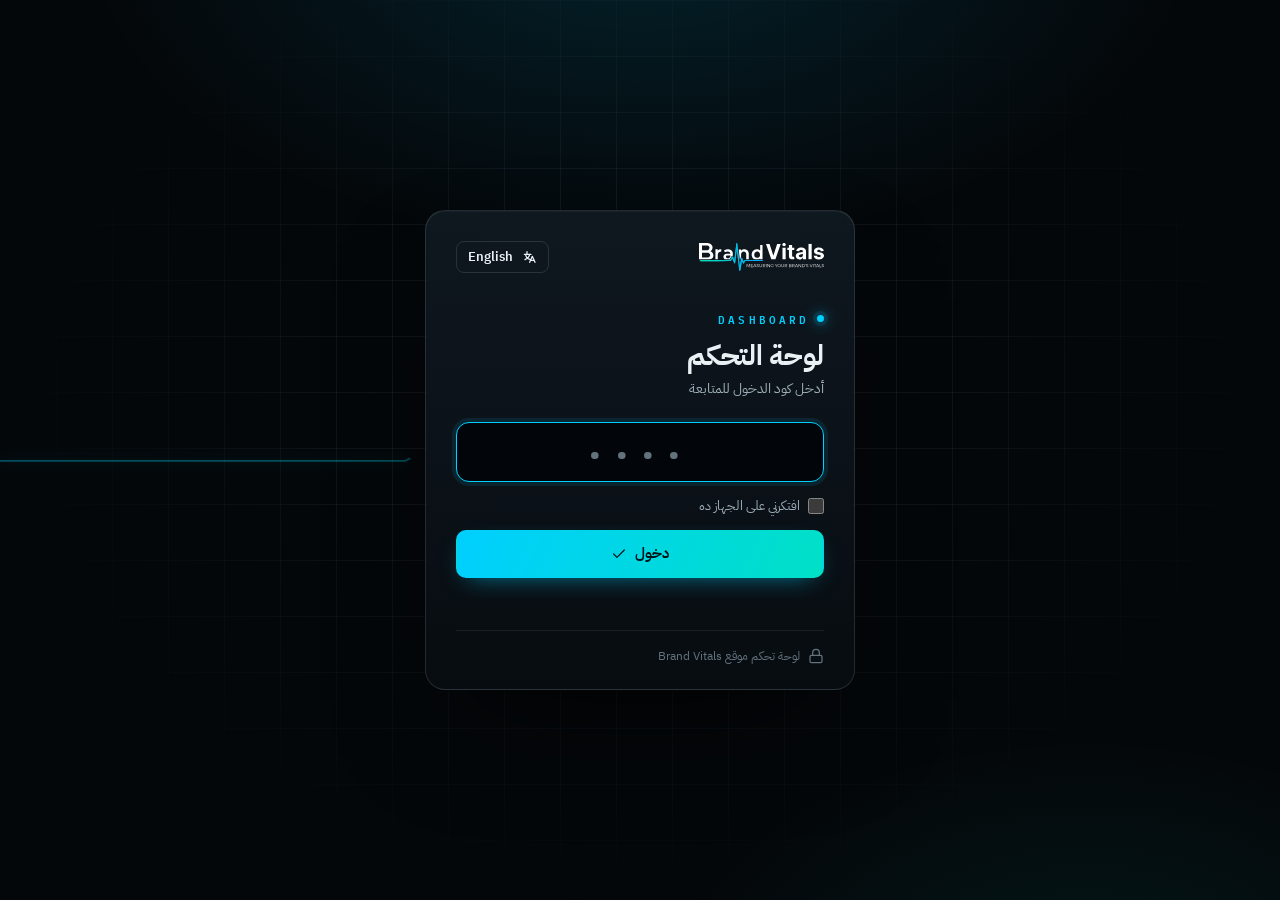
<file: dashboard.html>
<!DOCTYPE html>
<html lang="ar" dir="rtl">
<head>
  <meta charset="UTF-8">
  <meta name="viewport" content="width=device-width, initial-scale=1.0">
  <meta name="robots" content="noindex, nofollow">
  <meta name="theme-color" content="#05080B">
  <title>لوحة التحكم | Brand Vitals</title>
  <link rel="icon" type="image/png" href="assets/img/favicon.png">
  <link rel="preconnect" href="https://fonts.googleapis.com">
  <link rel="preconnect" href="https://fonts.gstatic.com" crossorigin>
  <link href="https://fonts.googleapis.com/css2?family=IBM+Plex+Sans+Arabic:wght@400;500;600;700&family=Inter:wght@400;500;600;700&family=IBM+Plex+Mono:wght@400;500;600&display=swap" rel="stylesheet">
  <link rel="stylesheet" href="assets/css/dashboard.css">
</head>
<body>
  <div id="login" class="login" hidden></div>
  <div id="app" class="app" hidden></div>
  <div id="modal-root"></div>
  <div id="toasts" class="toasts" aria-live="polite"></div>
  <noscript><p style="padding:2rem;color:#fff">لوحة التحكم محتاجة JavaScript. Please enable JavaScript.</p></noscript>
  <script src="assets/js/dashboard.js" defer></script>
</body>
</html>
</file>
<file: assets/css/dashboard.css>
/* ==========================================================================
   BRAND VITALS · Dashboard (CMS) styles
   Mission-control interface: near-black panels, hairlines, cyan signal.
   ========================================================================== */
:root {
  --bg: #04070A;
  --panel: #090F14;
  --panel-2: #0C141A;
  --raise: #111B23;
  --raise-2: #16232D;
  --line: rgba(214, 236, 245, 0.075);
  --line-2: rgba(214, 236, 245, 0.13);
  --line-3: rgba(214, 236, 245, 0.22);
  --text: #E9F1F5;
  --text-2: #9DAEB9;
  --text-3: #62737E;
  --accent: #00CFFF;
  --accent-2: #00E0C6;
  --ink: #02141B;
  --accent-soft: rgba(0, 207, 255, 0.1);
  --accent-line: rgba(0, 207, 255, 0.35);
  --danger: #FF6B78;
  --warn: #FFBE5C;
  --ok: #35DFA0;
  --grad: linear-gradient(115deg, var(--accent), var(--accent-2));
  --font: "IBM Plex Sans Arabic", "Inter", system-ui, sans-serif;
  --font-en: "Inter", "IBM Plex Sans Arabic", system-ui, sans-serif;
  --mono: "IBM Plex Mono", ui-monospace, "SFMono-Regular", Menlo, monospace;
  --top: 58px;
  --rail: 82px;
  --panel-w: 500px;
  --ease: cubic-bezier(0.16, 1, 0.3, 1);
  color-scheme: dark;
}

*, *::before, *::after { box-sizing: border-box; }
html, body { height: 100%; }
body {
  margin: 0;
  background: var(--bg);
  color: var(--text);
  font: 14px/1.55 var(--font);
  -webkit-font-smoothing: antialiased;
  overflow: hidden;
}
html[lang="en"] body { font-family: var(--font-en); }
button, input, textarea, select { font: inherit; color: inherit; }
button { cursor: pointer; }
a { color: inherit; }
[hidden] { display: none !important; }
code { font-family: var(--mono); }
::selection { background: var(--accent); color: var(--ink); }
:focus-visible { outline: 2px solid var(--accent); outline-offset: 2px; }
::-webkit-scrollbar { width: 10px; height: 10px; }
::-webkit-scrollbar-thumb { background: rgba(214, 236, 245, 0.12); border-radius: 10px; border: 2px solid transparent; background-clip: padding-box; }
::-webkit-scrollbar-thumb:hover { background-color: rgba(214, 236, 245, 0.22); }
::-webkit-scrollbar-track { background: transparent; }

.ico { display: inline-grid; place-items: center; width: 16px; height: 16px; flex: none; }
.ico svg { width: 100%; height: 100%; display: block; }
.muted { color: var(--text-2); margin: 0; }
.small { font-size: 12.5px; }

/* ---------- buttons ---------- */
.btn {
  display: inline-flex; align-items: center; justify-content: center; gap: 8px;
  height: 38px; padding: 0 15px; border-radius: 10px;
  border: 1px solid var(--line-2); background: var(--raise); color: var(--text);
  font-weight: 600; font-size: 13px; white-space: nowrap; text-decoration: none;
  transition: background 0.18s, border-color 0.18s, color 0.18s, transform 0.18s, box-shadow 0.18s;
}
.btn:hover { background: var(--raise-2); border-color: var(--line-3); }
.btn:active { transform: translateY(1px); }
.btn:disabled { opacity: 0.45; pointer-events: none; }
.btn--sm { height: 32px; padding: 0 11px; font-size: 12.5px; border-radius: 8px; }
.btn--ghost { background: transparent; }
.btn--primary { background: var(--grad); color: var(--ink); border-color: transparent; box-shadow: 0 8px 26px -12px rgba(0, 207, 255, 0.7); }
.btn--primary:hover { background: var(--grad); filter: brightness(1.07); border-color: transparent; }
.btn--danger { color: var(--danger); }
.btn--danger:hover { border-color: rgba(255, 107, 120, 0.45); background: rgba(255, 107, 120, 0.08); }
.btn--block { width: 100%; height: 48px; font-size: 15px; }

.cb {
  width: 30px; height: 30px; display: inline-grid; place-items: center; flex: none;
  border-radius: 8px; border: 1px solid transparent; background: none; color: var(--text-3);
  text-decoration: none; transition: background 0.15s, color 0.15s, border-color 0.15s;
}
.cb .ico { width: 15px; height: 15px; }
.cb:hover { color: var(--text); background: var(--raise-2); border-color: var(--line-2); }
.cb--danger:hover { color: var(--danger); }
.cb:disabled { opacity: 0.28; pointer-events: none; }
.cb--lg { width: 36px; height: 36px; }
.cb--lg .ico { width: 17px; height: 17px; }

.row { display: flex; flex-wrap: wrap; align-items: center; gap: 8px; }
.row > .inp { flex: 1; min-width: 160px; }
.row--end { justify-content: flex-end; }
.grid2 { display: grid; grid-template-columns: 1fr 1fr; gap: 12px; }
.grid3 { display: grid; grid-template-columns: repeat(3, 1fr); gap: 12px; }

/* Single-column grids must never grow past their container. */
.panel__inner, .regions, .rg__body, .it__body, .lst, .grp, .fld, .card__body, .pbar, .mdl__body, .codebar, .sub, .thumb__side { grid-template-columns: minmax(0, 1fr); }
select.inp { min-width: 0; text-overflow: ellipsis; }

/* ---------- inputs ---------- */
.inp {
  width: 100%; min-height: 38px; padding: 8px 11px;
  background: #03060A; border: 1px solid var(--line-2); border-radius: 9px;
  outline: none; transition: border-color 0.15s, box-shadow 0.15s, background 0.15s;
  line-height: 1.5;
}
.inp::placeholder { color: var(--text-3); }
.inp:hover { border-color: var(--line-3); }
.inp:focus { border-color: var(--accent); box-shadow: 0 0 0 3px var(--accent-soft); background: #02050A; }
textarea.inp { resize: vertical; min-height: 38px; max-height: 360px; field-sizing: content; }
.inp--mono { font-family: var(--mono); font-size: 12.5px; }
.inp.is-bad { border-color: var(--danger); box-shadow: 0 0 0 3px rgba(255, 107, 120, 0.12); }
.sel { appearance: none; padding-inline-end: 34px; background-image: url("data:image/svg+xml,%3Csvg xmlns='http://www.w3.org/2000/svg' viewBox='0 0 24 24' fill='none' stroke='%239DAEB9' stroke-width='2' stroke-linecap='round'%3E%3Cpath d='m6 9 6 6 6-6'/%3E%3C/svg%3E"); background-repeat: no-repeat; background-size: 16px; background-position: left 10px center; cursor: pointer; }
[dir="ltr"] .sel { background-position: right 10px center; }
.sel option { background: #0C141A; }
.chk { display: inline-flex; align-items: center; gap: 8px; color: var(--text-2); font-size: 13px; cursor: pointer; user-select: none; }
.chk input { width: 16px; height: 16px; accent-color: var(--accent); margin: 0; }
.chk--sm { font-size: 12px; }

/* ==========================================================================
   LOGIN
   ========================================================================== */
.login {
  position: fixed; inset: 0; z-index: 10;
  display: grid; place-items: center; padding: 24px; overflow: auto;
  background:
    radial-gradient(900px 520px at 50% -8%, rgba(0, 207, 255, 0.13), transparent 62%),
    radial-gradient(700px 420px at 85% 110%, rgba(0, 224, 198, 0.08), transparent 60%),
    var(--bg);
}
.login__grid {
  position: absolute; inset: 0; pointer-events: none;
  background-image: linear-gradient(var(--line) 1px, transparent 1px), linear-gradient(90deg, var(--line) 1px, transparent 1px);
  background-size: 56px 56px;
  -webkit-mask-image: radial-gradient(ellipse at 50% 45%, #000 20%, transparent 72%);
  mask-image: radial-gradient(ellipse at 50% 45%, #000 20%, transparent 72%);
}
.login__ecg { position: absolute; inset-inline: 0; top: 50%; height: 130px; transform: translateY(-50%); opacity: 0.35; pointer-events: none; direction: ltr; }
.login__ecg svg { width: 100%; height: 100%; display: block; }
.login__ecg path { fill: none; stroke: url(#lgE); stroke-width: 1.6; vector-effect: non-scaling-stroke; stroke-dasharray: 260 1000; stroke-dashoffset: 1260; animation: ecg 3.6s linear infinite; filter: drop-shadow(0 0 6px rgba(0, 207, 255, 0.6)); }
@keyframes ecg { to { stroke-dashoffset: 0; } }
.login__card {
  position: relative; width: min(430px, 100%);
  padding: 30px 30px 24px; border-radius: 20px;
  background: linear-gradient(180deg, rgba(17, 27, 35, 0.86), rgba(8, 13, 18, 0.94));
  border: 1px solid var(--line-2);
  box-shadow: 0 50px 120px -40px rgba(0, 0, 0, 0.9), inset 0 1px 0 rgba(255, 255, 255, 0.04);
  -webkit-backdrop-filter: blur(14px); backdrop-filter: blur(14px);
  animation: rise 0.6s var(--ease) both;
}
@keyframes rise { from { opacity: 0; transform: translateY(14px) scale(0.985); } }
.login__top { display: flex; align-items: center; justify-content: space-between; gap: 12px; margin-bottom: 34px; }
.login__logo { height: 28px; width: auto; display: block; }
.login__kicker { font: 600 11px/1 var(--mono); letter-spacing: 0.28em; color: var(--accent); display: inline-flex; align-items: center; gap: 8px; }
.login__kicker::before { content: ""; width: 7px; height: 7px; border-radius: 50%; background: var(--accent); box-shadow: 0 0 0 4px var(--accent-soft), 0 0 14px var(--accent); animation: pulse 1.8s ease-in-out infinite; }
@keyframes pulse { 50% { opacity: 0.35; } }
.login h1 { margin: 12px 0 4px; font-size: 28px; line-height: 1.2; font-weight: 700; letter-spacing: -0.01em; }
.login .muted { margin-bottom: 22px; }
.login__form { display: grid; gap: 14px; }
.code-inp {
  width: 100%; height: 60px; padding: 0 16px; text-align: center; direction: ltr;
  font: 600 26px/1 var(--mono); letter-spacing: 0.55em;
  background: #02050A; border: 1px solid var(--line-2); border-radius: 13px; outline: none;
  transition: border-color 0.2s, box-shadow 0.2s;
}
.code-inp::placeholder { color: var(--text-3); letter-spacing: 0.4em; }
.code-inp:focus { border-color: var(--accent); box-shadow: 0 0 0 4px var(--accent-soft); }
.login.is-error .code-inp { border-color: var(--danger); animation: shake 0.42s; }
.login.is-ok .login__card { transition: opacity 0.28s, transform 0.28s; opacity: 0; transform: scale(0.98); }
@keyframes shake { 20%, 60% { transform: translateX(-7px); } 40%, 80% { transform: translateX(7px); } }
.login__err { margin: 0; min-height: 20px; color: var(--danger); font-size: 13px; text-align: center; }
.login__foot { margin: 18px 0 0; padding-top: 16px; border-top: 1px solid var(--line); display: flex; align-items: center; gap: 8px; color: var(--text-3); font-size: 12px; }

/* ==========================================================================
   APP LAYOUT
   ========================================================================== */
.app {
  display: grid;
  grid-template-columns: var(--rail) minmax(360px, var(--panel-w)) minmax(0, 1fr);
  grid-template-rows: var(--top) minmax(0, 1fr);
  height: 100vh; height: 100dvh;
}
.top {
  grid-column: 1 / -1;
  display: flex; align-items: center; gap: 14px; padding: 0 14px;
  background: rgba(7, 11, 15, 0.96); border-bottom: 1px solid var(--line);
  position: relative; z-index: 5;
}
.top::after { content: ""; position: absolute; inset-inline: 0; bottom: -1px; height: 1px; background: linear-gradient(90deg, transparent, var(--accent-line), transparent); opacity: 0.6; }
.top__brand { display: flex; align-items: center; gap: 12px; min-width: 0; }
.top__logo { height: 22px; width: auto; display: block; }
.top__sep { width: 1px; height: 20px; background: var(--line-2); }
.top__title { font-weight: 700; font-size: 14px; white-space: nowrap; }
.top__status { display: flex; align-items: center; gap: 10px; margin-inline-start: 10px; min-width: 0; }
.top__actions { display: flex; align-items: center; gap: 6px; margin-inline-start: auto; }
.pill { display: inline-flex; align-items: center; gap: 7px; height: 26px; padding: 0 10px; border-radius: 99px; font-size: 12px; border: 1px solid var(--line-2); color: var(--text-2); white-space: nowrap; }
.pill i { width: 7px; height: 7px; border-radius: 50%; background: currentColor; }
.pill--ok { color: var(--ok); border-color: rgba(53, 223, 160, 0.25); background: rgba(53, 223, 160, 0.06); }
.pill--warn { color: var(--warn); border-color: rgba(255, 190, 92, 0.25); background: rgba(255, 190, 92, 0.06); }
.top__dirty { font-size: 12.5px; color: var(--text-3); white-space: nowrap; }
.top__dirty.is-dirty { color: var(--text); }
.top__dirty.is-dirty::before { content: ""; display: inline-block; width: 7px; height: 7px; border-radius: 50%; background: var(--warn); margin-inline-end: 7px; box-shadow: 0 0 10px var(--warn); }
.btn--pub { height: 36px; padding: 0 16px; }
.btn--pub .ico { width: 17px; height: 17px; }
.pub-count { min-width: 20px; height: 20px; padding: 0 6px; border-radius: 99px; background: var(--ink); color: var(--accent); font: 600 11px/20px var(--mono); text-align: center; }
.pv-toggle { display: none; }

/* rail */
.rail {
  grid-row: 2; display: flex; flex-direction: column; gap: 4px; padding: 10px 8px;
  background: var(--panel); border-inline-end: 1px solid var(--line); overflow-y: auto;
}
.rail__btn {
  display: grid; justify-items: center; gap: 5px; padding: 11px 4px 9px;
  border: 0; border-radius: 11px; background: none; color: var(--text-3);
  font-size: 11.5px; font-weight: 500; line-height: 1.2; text-align: center;
  position: relative; transition: color 0.15s, background 0.15s;
}
.rail__btn .ico { width: 20px; height: 20px; }
.rail__btn:hover { color: var(--text); background: var(--raise); }
.rail__btn.is-active { color: var(--accent); background: var(--accent-soft); }
.rail__btn.is-active::before { content: ""; position: absolute; inset-inline-start: -8px; top: 12px; bottom: 12px; width: 3px; border-radius: 3px; background: var(--grad); }

/* panel */
.panel { grid-row: 2; overflow-y: auto; overflow-x: hidden; background: var(--panel); border-inline-end: 1px solid var(--line); scroll-behavior: smooth; }
.panel__inner { padding: 16px 16px 90px; display: grid; gap: 12px; align-content: start; }
.tabhead { padding: 6px 2px 6px; }
.tabhead h2 { margin: 0 0 4px; font-size: 20px; font-weight: 700; letter-spacing: -0.01em; }
.loadbox { display: flex; align-items: center; gap: 12px; padding: 28px 8px; color: var(--text-2); }
.spin { width: 18px; height: 18px; border-radius: 50%; border: 2px solid var(--line-2); border-top-color: var(--accent); animation: spin 0.8s linear infinite; flex: none; }
@keyframes spin { to { transform: rotate(360deg); } }

/* page bar */
.pbar { position: sticky; top: -16px; z-index: 3; margin: -16px -16px 0; padding: 14px 16px 12px; background: linear-gradient(180deg, var(--panel) 85%, rgba(9, 15, 20, 0)); display: grid; gap: 8px; }
.pbar__row { display: flex; align-items: center; gap: 6px; }
.pbar__sel { flex: 1; font-weight: 600; min-width: 0; }
.pbar__tools { display: flex; gap: 2px; }
.search { position: relative; flex: 1; display: block; }
.search .ico { position: absolute; inset-inline-start: 11px; top: 50%; transform: translateY(-50%); color: var(--text-3); pointer-events: none; }
.search__inp { padding-inline-start: 34px; }

/* regions */
.regions { display: grid; gap: 8px; }
.rg { border: 1px solid var(--line); border-radius: 13px; background: var(--panel-2); transition: border-color 0.2s; }
.rg[open] { border-color: var(--line-2); background: #0B1319; }
.rg > summary, .it > summary { list-style: none; cursor: pointer; user-select: none; }
.rg > summary::-webkit-details-marker, .it > summary::-webkit-details-marker { display: none; }
.rg__head { display: flex; align-items: center; gap: 10px; padding: 11px 10px 11px 12px; min-height: 54px; border-radius: 13px; }
.rg__head:hover { background: rgba(255, 255, 255, 0.015); }
.rg__chev, .it__chev { color: var(--text-3); transition: transform 0.2s var(--ease); display: inline-grid; }
.rg:not([open]) > summary .rg__chev, .it:not([open]) > summary .it__chev { transform: rotate(-90deg); }
[dir="rtl"] .rg:not([open]) > summary .rg__chev, [dir="rtl"] .it:not([open]) > summary .it__chev { transform: rotate(90deg); }
.rg__idx { font: 600 11px/1 var(--mono); color: var(--accent); min-width: 22px; display: inline-flex; justify-content: center; }
.rg__idx .ico { width: 14px; height: 14px; }
.rg__titles { display: grid; min-width: 0; flex: 1; gap: 1px; }
.rg__title { font-weight: 600; font-size: 14px; white-space: nowrap; overflow: hidden; text-overflow: ellipsis; }
.rg__sub { color: var(--text-3); font-size: 12px; white-space: nowrap; overflow: hidden; text-overflow: ellipsis; }
.rg__title, .rg__sub, .it__title, .pick__t span, .flist__name { unicode-bidi: plaintext; }
.rg__body { padding: 14px 14px 16px; border-top: 1px solid var(--line); display: grid; gap: 14px; }
.rg.is-hidden > summary .rg__title { color: var(--text-3); text-decoration: line-through; text-decoration-color: var(--line-3); }
.rg--shared { border-style: dashed; border-color: rgba(0, 207, 255, 0.2); }
.rg--seo .rg__idx { color: var(--accent-2); }
.ctrls { display: flex; align-items: center; gap: 1px; margin-inline-start: auto; opacity: 0.55; transition: opacity 0.15s; }
summary:hover .ctrls, summary:focus-within .ctrls, details[open] > summary .ctrls { opacity: 1; }
.badge { display: inline-flex; align-items: center; gap: 5px; height: 21px; padding: 0 8px; border-radius: 99px; font-size: 11px; font-weight: 600; white-space: nowrap; flex: none; }
.badge .ico { width: 12px; height: 12px; }
.badge--shared { color: var(--accent); background: var(--accent-soft); }
.badge--muted { color: var(--text-3); border: 1px solid var(--line-2); }
.badge--pend { color: var(--warn); background: rgba(255, 190, 92, 0.1); justify-self: start; }
.addsec {
  display: flex; align-items: center; justify-content: center; gap: 8px; height: 46px;
  border: 1px dashed var(--line-3); border-radius: 13px; background: none; color: var(--text-2); font-weight: 600;
  transition: color 0.15s, border-color 0.15s, background 0.15s;
}
.addsec:hover { color: var(--accent); border-color: var(--accent-line); background: var(--accent-soft); }

/* fields */
.fld { display: grid; gap: 6px; min-width: 0; border-radius: 10px; transition: box-shadow 0.3s, background 0.3s; }
.fld__head { display: flex; align-items: baseline; justify-content: space-between; gap: 10px; min-width: 0; }
.fld__label { font-size: 12.5px; font-weight: 600; color: var(--text-2); }
.fld__hint { font-size: 10.5px; color: var(--text-3); direction: ltr; white-space: nowrap; overflow: hidden; text-overflow: ellipsis; max-width: 55%; opacity: 0.8; }
.fld__msg { font-size: 12px; color: var(--danger); }
.fld__msg:empty { display: none; }
.fld.has-dash::after { content: attr(data-warn); font-size: 12px; color: var(--warn); }
.fld.is-flash { animation: flash 1.4s var(--ease); }
@keyframes flash { 0%, 40% { box-shadow: 0 0 0 3px var(--accent-line), 0 0 0 9px var(--accent-soft); background: rgba(0, 207, 255, 0.05); } 100% { box-shadow: 0 0 0 0 transparent; } }
.bi { display: grid; grid-template-columns: 34px minmax(0, 1fr); align-items: start; gap: 6px; }
.bi__tag { height: 38px; display: grid; place-items: center; border: 1px solid var(--line); border-radius: 8px; font: 600 11px/1 var(--mono); color: var(--text-3); background: rgba(255, 255, 255, 0.015); }
.bi__tag--both { font-size: 9.5px; letter-spacing: -0.02em; }
.cnt { font: 500 10.5px var(--mono); color: var(--text-3); white-space: nowrap; }
.cnt.is-over { color: var(--warn); }
.divider { display: flex; align-items: center; gap: 10px; font: 600 11px/1 var(--mono); letter-spacing: 0.12em; text-transform: uppercase; color: var(--text-3); }
.divider::after { content: ""; flex: 1; height: 1px; background: var(--line); }

.grp { display: grid; gap: 10px; padding: 10px 10px 12px; border: 1px dashed var(--line-2); border-radius: 11px; }
.grp__head { display: flex; align-items: center; gap: 6px; font: 600 10.5px/1 var(--mono); letter-spacing: 0.1em; text-transform: uppercase; color: var(--text-3); }
.grp__head .ico { width: 13px; height: 13px; }
.fld--link .inp { font-family: var(--mono); font-size: 12.5px; }

.lst { display: grid; gap: 6px; padding: 10px; border-radius: 12px; border: 1px solid var(--line); background: rgba(0, 207, 255, 0.022); }
.lst__head { display: flex; align-items: center; gap: 7px; font-size: 12px; font-weight: 600; color: var(--text-2); padding: 0 2px 2px; }
.lst__head .ico { width: 14px; height: 14px; color: var(--accent); }
.lst__n { margin-inline-start: auto; font: 600 11px var(--mono); color: var(--text-3); }
.it { border: 1px solid var(--line); border-radius: 10px; background: var(--panel); }
.it[open] { border-color: var(--line-2); }
.it__head { display: flex; align-items: center; gap: 8px; padding: 6px 6px 6px 10px; min-height: 42px; border-radius: 10px; }
.it__head:hover { background: rgba(255, 255, 255, 0.02); }
.it__chev .ico { width: 14px; height: 14px; }
.it__n { font: 600 10.5px var(--mono); color: var(--accent); }
.it__title { flex: 1; min-width: 0; overflow: hidden; text-overflow: ellipsis; white-space: nowrap; font-size: 13px; }
.it.is-hidden .it__title { color: var(--text-3); text-decoration: line-through; }
.it__body { display: grid; gap: 12px; padding: 12px 10px 12px; border-top: 1px solid var(--line); }
.it__head .cb { width: 27px; height: 27px; }

/* image field */
.thumb { display: grid; grid-template-columns: 92px minmax(0, 1fr); gap: 10px; align-items: start; }
.thumb__box { height: 70px; border-radius: 9px; border: 1px solid var(--line-2); display: grid; place-items: center; overflow: hidden; padding: 6px;
  background: repeating-conic-gradient(#0f1820 0% 25%, #0a1117 0% 50%) 50% / 14px 14px; }
.thumb__box.is-light { background: #eef2f5; }
.thumb__img { max-width: 100%; max-height: 100%; object-fit: contain; display: block; }
.thumb__side { display: grid; gap: 8px; min-width: 0; }
.thumb__side .inp { font-family: var(--mono); font-size: 12px; }
.thumb--logo { grid-template-columns: 140px minmax(0, 1fr); }
.thumb--logo .thumb__box { height: 64px; }
.upw { display: inline-flex; }
.sub { display: grid; gap: 5px; }
.sub__label { font-size: 11.5px; color: var(--text-3); }

/* search filtering */
.panel__inner.is-searching .fld:not(.is-match),
.panel__inner.is-searching .regions > details:not(.has-match),
.panel__inner.is-searching .it:not(.has-match),
.panel__inner.is-searching .lst:not(.has-match),
.panel__inner.is-searching .grp:not(.has-match),
.panel__inner.is-searching .addsec { display: none; }
.panel__inner.is-searching .fld.is-match .inp { border-color: var(--accent-line); }

/* cards (design / global / settings) */
.card { border: 1px solid var(--line); border-radius: 14px; background: var(--panel-2); overflow: hidden; }
.card__title { display: flex; align-items: center; gap: 9px; margin: 0; padding: 13px 14px; font-size: 14px; font-weight: 700; border-bottom: 1px solid var(--line); }
.card__title .ico { color: var(--accent); width: 17px; height: 17px; }
.card__body { padding: 14px; display: grid; gap: 14px; }
.subhead { font: 600 11px/1 var(--mono); letter-spacing: 0.12em; text-transform: uppercase; color: var(--text-3); margin-top: 2px; }
.note { display: flex; gap: 9px; align-items: flex-start; margin: 0; padding: 10px 12px; border-radius: 10px; background: var(--accent-soft); color: var(--text-2); font-size: 12.5px; border: 1px solid rgba(0, 207, 255, 0.14); }
.note .ico { color: var(--accent); margin-top: 2px; }
.note--warn { background: rgba(255, 190, 92, 0.06); border-color: rgba(255, 190, 92, 0.18); }
.note--warn .ico { color: var(--warn); }

.seg { display: inline-flex; align-items: center; gap: 2px; padding: 3px; border: 1px solid var(--line-2); border-radius: 10px; background: #03060A; }
.seg button { display: inline-flex; align-items: center; gap: 6px; height: 28px; min-width: 32px; padding: 0 9px; border: 0; border-radius: 7px; background: none; color: var(--text-3); font-size: 12.5px; font-weight: 600; justify-content: center; }
.seg button .ico { width: 15px; height: 15px; }
.seg button:hover { color: var(--text); }
.seg button.is-on { background: var(--raise-2); color: var(--text); box-shadow: inset 0 0 0 1px var(--line-2); }
.seg--wide { display: flex; }
.seg--wide button { flex: 1; height: 34px; }

.presets { display: flex; flex-wrap: wrap; gap: 6px; }
.preset { display: inline-flex; align-items: center; gap: 8px; height: 34px; padding: 0 12px 0 6px; border-radius: 99px; border: 1px solid var(--line-2); background: var(--raise); font-size: 12.5px; font-weight: 600; }
[dir="rtl"] .preset { padding: 0 6px 0 12px; }
.preset:hover { border-color: var(--line-3); background: var(--raise-2); }
.preset__sw { width: 22px; height: 22px; border-radius: 50%; box-shadow: inset 0 0 0 1px rgba(255, 255, 255, 0.15); }
.crows { display: grid; gap: 4px; }
.crow { display: grid; grid-template-columns: 40px minmax(0, 1fr) 100px; align-items: center; gap: 10px; padding: 6px; border-radius: 10px; cursor: pointer; }
.crow:hover { background: rgba(255, 255, 255, 0.02); }
.sw { width: 40px; height: 34px; padding: 0; border: 1px solid var(--line-2); border-radius: 8px; background: none; cursor: pointer; }
.sw::-webkit-color-swatch-wrapper { padding: 3px; }
.sw::-webkit-color-swatch { border: 0; border-radius: 5px; }
.crow__txt { display: grid; min-width: 0; }
.crow__label { font-size: 13px; font-weight: 500; }
.crow__var { font-size: 10.5px; color: var(--text-3); direction: ltr; text-align: start; }
.hex { text-transform: uppercase; text-align: center; min-height: 34px; }
.contrast { display: grid; gap: 6px; padding: 12px; border-radius: 11px; border: 1px solid var(--line); background: #03060A; }
.contrast__title { font: 600 11px/1 var(--mono); letter-spacing: 0.12em; text-transform: uppercase; color: var(--text-3); margin-bottom: 4px; }
.contrast__row { display: grid; grid-template-columns: 38px minmax(0, 1fr) auto; align-items: center; gap: 10px; font-size: 12.5px; color: var(--text-2); }
.contrast__demo { height: 26px; border-radius: 6px; display: grid; place-items: center; font-weight: 700; font-size: 13px; box-shadow: inset 0 0 0 1px rgba(255, 255, 255, 0.08); }
.contrast__v { font: 600 12px var(--mono); }
.contrast__v.is-ok { color: var(--ok); }
.contrast__v.is-mid { color: var(--warn); }
.contrast__v.is-bad { color: var(--danger); }
.fsample { padding: 10px 12px; border-radius: 9px; background: #03060A; border: 1px solid var(--line); font-size: 17px; line-height: 1.4; color: var(--text); }
.tokens { display: grid; grid-template-columns: 1fr 1fr; gap: 12px; }

/* global */
.fr-out { display: grid; gap: 4px; }
.fr-sum { font-size: 12.5px; color: var(--text-2); font-weight: 600; }
.fr-row { display: grid; grid-template-columns: minmax(0, 1fr) auto auto; gap: 10px; align-items: center; padding: 7px 10px; border-radius: 8px; background: #03060A; font-size: 12.5px; }
.fr-row code { font-size: 11px; color: var(--text-3); }
.fr-row b { font: 600 12px var(--mono); color: var(--accent); }

/* images */
.igrid { display: grid; grid-template-columns: repeat(auto-fill, minmax(200px, 1fr)); gap: 10px; }
.icard { border: 1px solid var(--line); border-radius: 12px; overflow: hidden; background: var(--panel-2); display: grid; }
.icard__img { height: 120px; display: grid; place-items: center; padding: 12px; background: repeating-conic-gradient(#0f1820 0% 25%, #0a1117 0% 50%) 50% / 16px 16px; border-bottom: 1px solid var(--line); }
.icard__img.is-light { background: #EEF2F5; }
.icard__img img { max-width: 100%; max-height: 100%; object-fit: contain; }
.icard__pdf { font: 700 20px var(--mono); color: var(--danger); }
.icard__body { padding: 10px; display: grid; gap: 6px; min-width: 0; }
.icard__src { font-size: 11.5px; overflow: hidden; text-overflow: ellipsis; white-space: nowrap; direction: ltr; text-align: start; }

/* code */
.codebar { display: grid; gap: 8px; }
.code { font-family: var(--mono); font-size: 12.5px; line-height: 1.6; tab-size: 2; white-space: pre; min-height: 320px; field-sizing: fixed; resize: vertical; max-height: none; }
.code--full { height: calc(100vh - 290px); min-height: 360px; }
.mdl .code { height: 56vh; }

/* settings */
.conn { display: flex; align-items: center; gap: 9px; padding: 10px 12px; border-radius: 10px; font-size: 13px; border: 1px solid var(--line-2); color: var(--text-2); }
.conn--ok { color: var(--ok); border-color: rgba(53, 223, 160, 0.25); background: rgba(53, 223, 160, 0.05); }
.conn--err { color: var(--danger); border-color: rgba(255, 107, 120, 0.25); background: rgba(255, 107, 120, 0.05); }
.steps { margin: 0; padding-inline-start: 20px; display: grid; gap: 8px; color: var(--text-2); font-size: 13px; }
.steps li::marker { color: var(--accent); font-family: var(--mono); font-weight: 600; }

/* ==========================================================================
   OVERVIEW + LEADS (full-width tabs, no site preview)
   ========================================================================== */
.app.is-wide { grid-template-columns: var(--rail) minmax(0, 1fr); }
.app.is-wide .stage, .app.is-wide .pv-toggle { display: none !important; }
.app.is-wide .panel__inner { max-width: 1240px; width: 100%; margin: 0 auto; padding: 22px 28px 90px; }
.rail__badge { position: absolute; top: 5px; inset-inline-end: 9px; min-width: 18px; height: 18px; padding: 0 5px; border-radius: 99px; background: var(--danger); color: #fff; font: 700 10.5px/18px var(--mono); text-align: center; }

.filters { display: flex; flex-wrap: wrap; align-items: center; gap: 8px; }
.filters--leads .search { min-width: 220px; }
.svc-sel { width: auto; min-width: 170px; }
.live { display: inline-flex; align-items: center; gap: 8px; height: 30px; padding: 0 12px; border-radius: 99px; border: 1px solid rgba(53, 223, 160, 0.25); background: rgba(53, 223, 160, 0.06); color: var(--ok); font-size: 12.5px; font-weight: 600; margin-inline-start: auto; }
.live i { width: 7px; height: 7px; border-radius: 50%; background: var(--ok); box-shadow: 0 0 0 0 rgba(53, 223, 160, 0.6); animation: live 1.8s infinite; }
@keyframes live { 70% { box-shadow: 0 0 0 8px rgba(53, 223, 160, 0); } 100% { box-shadow: 0 0 0 0 rgba(53, 223, 160, 0); } }

.kpis { display: grid; grid-template-columns: repeat(auto-fit, minmax(170px, 1fr)); gap: 10px; }
.kpi { display: grid; gap: 4px; align-content: start; text-align: start; padding: 14px 16px; border-radius: 13px; border: 1px solid var(--line); background: var(--panel-2); color: var(--text); font: inherit; }
.kpi--btn { cursor: pointer; transition: border-color 0.15s, background 0.15s; }
.kpi--btn:hover { border-color: var(--line-3); }
.kpi.is-on { border-color: var(--accent-line); background: linear-gradient(180deg, rgba(0, 207, 255, 0.07), var(--panel-2)); box-shadow: inset 0 2px 0 var(--accent); }
.kpi__label { font-size: 12.5px; color: var(--text-2); font-weight: 500; }
.kpi__value { font-size: 28px; line-height: 1.15; font-weight: 700; letter-spacing: -0.01em; font-family: var(--font-en); }
.kpi__delta { display: inline-flex; align-items: center; gap: 4px; font-size: 12px; font-weight: 600; flex-wrap: wrap; }
.kpi__delta .ico { width: 13px; height: 13px; }
.kpi__delta.is-good { color: var(--ok); }
.kpi__delta.is-bad { color: var(--danger); }
.kpi__delta.is-flat { color: var(--text-3); }
.kpi__vs { color: var(--text-3); font-weight: 400; }

.chartcard { overflow: visible; }
.chartcard__head { display: flex; align-items: center; justify-content: space-between; gap: 10px; padding: 10px 10px 10px 14px; border-bottom: 1px solid var(--line); }
[dir="rtl"] .chartcard__head { padding: 10px 14px 10px 10px; }
.card__title--plain { padding: 0; border: 0; }
.pad { padding: 14px; }
.chart { position: relative; padding: 12px 8px 4px; direction: ltr; outline: none; }
.chart:focus-visible { box-shadow: inset 0 0 0 2px var(--accent-line); border-radius: 10px; }
.chart svg { display: block; overflow: visible; }
.c-grid { stroke: rgba(214, 236, 245, 0.07); stroke-width: 1; }
.c-base { stroke: rgba(214, 236, 245, 0.2); stroke-width: 1; }
.c-tick { fill: var(--text-3); font: 500 11px var(--font-en); font-variant-numeric: tabular-nums; }
.c-area { fill: rgba(0, 207, 255, 0.1); }
.c-line { fill: none; stroke: var(--accent); stroke-width: 2; stroke-linejoin: round; stroke-linecap: round; }
.c-dot, .c-hdot { fill: var(--accent); stroke: var(--panel-2); stroke-width: 2; }
.c-end { fill: var(--text); font: 600 12px var(--font-en); }
.c-cross { stroke: rgba(214, 236, 245, 0.35); stroke-width: 1; }
.c-hit { fill: transparent; cursor: crosshair; }
.tip { position: absolute; top: 14px; z-index: 3; min-width: 150px; padding: 9px 11px; border-radius: 10px; background: #16232D; border: 1px solid var(--line-3); box-shadow: 0 18px 40px -16px #000; pointer-events: none; font-size: 12px; direction: ltr; }
[dir="rtl"] .tip { direction: rtl; }
.tip__date { color: var(--text-2); margin-bottom: 6px; font-weight: 600; }
.tip__row { display: flex; align-items: center; gap: 8px; color: var(--text-3); line-height: 1.8; }
.tip__row i { width: 12px; height: 2px; border-radius: 2px; background: rgba(214, 236, 245, 0.25); }
.tip__row.is-key i { background: var(--accent); }
.tip__row b { color: var(--text); font-weight: 700; font-family: var(--font-en); min-width: 34px; }
.dtable { width: calc(100% - 28px); margin: 6px 14px 14px; border-collapse: collapse; font-size: 12.5px; }
.dtable th, .dtable td { padding: 7px 10px; text-align: start; border-bottom: 1px solid var(--line); }
.dtable th { color: var(--text-3); font-weight: 600; }
.dtable td { font-variant-numeric: tabular-nums; }
.dtable td:not(:first-child), .dtable th:not(:first-child) { text-align: end; }

.ov-grid { display: grid; grid-template-columns: repeat(2, minmax(0, 1fr)); gap: 12px; }
.ov-wide { grid-column: 1 / -1; }
.blist { display: grid; gap: 11px; }
.brow__top { display: flex; align-items: baseline; justify-content: space-between; gap: 10px; font-size: 13px; }
.brow__l { min-width: 0; overflow: hidden; text-overflow: ellipsis; white-space: nowrap; }
.brow__l code { font-size: 10.5px; color: var(--text-3); margin-inline-start: 8px; }
.brow__v { font-weight: 600; font-family: var(--font-en); font-variant-numeric: tabular-nums; }
.brow__track { margin-top: 5px; height: 6px; border-radius: 6px; background: rgba(214, 236, 245, 0.05); }
/* Bars grow from the reading start; only the data end is rounded. */
.brow__track i { display: block; height: 100%; border-start-end-radius: 4px; border-end-end-radius: 4px; background: var(--accent); opacity: 0.85; }
.split { display: grid; gap: 14px; }
.split__bar { display: flex; gap: 2px; height: 14px; border-radius: 4px; overflow: hidden; }
.split__bar i { display: block; min-width: 3px; }
.legend { list-style: none; margin: 0; padding: 0; display: grid; gap: 8px; }
.legend li { display: grid; grid-template-columns: 12px minmax(0, 1fr) auto auto; align-items: center; gap: 10px; font-size: 13px; }
.legend__sw { width: 12px; height: 12px; border-radius: 3px; }
.legend b { font-family: var(--font-en); font-weight: 600; }

.mini-leads { display: grid; gap: 6px; }
.mini-lead { display: grid; grid-template-columns: auto minmax(0, 1fr) auto auto; align-items: center; gap: 12px; padding: 9px 10px; border-radius: 10px; border: 1px solid var(--line); background: #03060A; color: var(--text); text-align: start; font: inherit; }
.mini-lead:hover { border-color: var(--line-3); }
.mini-lead__who { display: grid; min-width: 0; }
.mini-lead__who b { font-weight: 600; font-size: 13.5px; overflow: hidden; text-overflow: ellipsis; white-space: nowrap; }
.mini-lead__who span { font-size: 12px; color: var(--text-3); overflow: hidden; text-overflow: ellipsis; white-space: nowrap; }

/* status pills */
.st { display: inline-flex; align-items: center; gap: 6px; height: 24px; padding: 0 10px; border-radius: 99px; font-size: 11.5px; font-weight: 600; white-space: nowrap; border: 1px solid; flex: none; }
.st i, .st-dot { width: 7px; height: 7px; border-radius: 50%; background: currentColor; display: inline-block; flex: none; }
.st--new, .st-dot--new { color: #5CD8FF; }
.st--new { border-color: rgba(0, 207, 255, 0.3); background: rgba(0, 207, 255, 0.08); }
.st--contacted, .st-dot--contacted { color: #B3A9FF; }
.st--contacted { border-color: rgba(157, 140, 255, 0.3); background: rgba(157, 140, 255, 0.08); }
.st--qualified, .st-dot--qualified { color: var(--warn); }
.st--qualified { border-color: rgba(255, 190, 92, 0.3); background: rgba(255, 190, 92, 0.07); }
.st--won, .st-dot--won { color: var(--ok); }
.st--won { border-color: rgba(53, 223, 160, 0.3); background: rgba(53, 223, 160, 0.07); }
.st--lost, .st-dot--lost { color: var(--text-3); }
.st--lost { border-color: var(--line-2); background: transparent; }

.chipfs { display: flex; flex-wrap: wrap; gap: 6px; }
.chipf { display: inline-flex; align-items: center; gap: 7px; height: 32px; padding: 0 12px; border-radius: 99px; border: 1px solid var(--line-2); background: var(--panel-2); color: var(--text-2); font-size: 12.5px; font-weight: 600; }
.chipf b { font: 600 11px var(--mono); color: var(--text-3); }
.chipf:hover { border-color: var(--line-3); color: var(--text); }
.chipf.is-on { border-color: var(--accent-line); background: var(--accent-soft); color: var(--text); }

.leads { display: grid; gap: 8px; }
.lead { border: 1px solid var(--line); border-radius: 13px; background: var(--panel-2); position: relative; }
.lead--new { border-color: rgba(0, 207, 255, 0.25); }
.lead--new::before { content: ""; position: absolute; inset-inline-start: -1px; top: 12px; bottom: 12px; width: 3px; border-radius: 3px; background: var(--grad); }
.lead[open] { border-color: var(--line-3); }
.lead > summary { list-style: none; cursor: pointer; }
.lead > summary::-webkit-details-marker { display: none; }
.lead__head { display: grid; grid-template-columns: auto minmax(0, 1fr) auto auto auto auto; align-items: center; gap: 12px; padding: 12px 12px 12px 14px; }
[dir="rtl"] .lead__head { padding: 12px 14px 12px 12px; }
.lead__av { width: 38px; height: 38px; border-radius: 11px; display: grid; place-items: center; font: 700 13px var(--font-en); color: var(--accent); background: var(--accent-soft); border: 1px solid rgba(0, 207, 255, 0.18); flex: none; }
.lead__who { display: grid; min-width: 0; gap: 1px; }
.lead__who b { font-size: 14px; font-weight: 600; overflow: hidden; text-overflow: ellipsis; white-space: nowrap; }
.lead__sub { font-size: 12px; color: var(--text-3); overflow: hidden; text-overflow: ellipsis; white-space: nowrap; }
.lead .chip, .lead__head .chip { font-size: 11.5px; padding: 3px 9px; border-radius: 99px; border: 1px solid var(--line-2); color: var(--text-2); white-space: nowrap; max-width: 180px; overflow: hidden; text-overflow: ellipsis; }
.lead__time { font-size: 12px; color: var(--text-3); white-space: nowrap; }
.lead__acts { display: flex; gap: 2px; }
.cb--wa:hover { color: #25D366; }
.lead__body { display: grid; gap: 14px; padding: 14px; border-top: 1px solid var(--line); }
.kvs { display: grid; grid-template-columns: repeat(auto-fill, minmax(200px, 1fr)); gap: 10px 16px; }
.kv { display: grid; gap: 2px; min-width: 0; }
.kv__k { font-size: 11.5px; color: var(--text-3); }
.kv__v { font-size: 13.5px; overflow-wrap: anywhere; }
.lead__msg { display: grid; gap: 4px; padding: 12px; border-radius: 10px; background: #03060A; border: 1px solid var(--line); }
.lead__msg p { margin: 0; white-space: pre-wrap; line-height: 1.65; }
.lead__edit { display: grid; grid-template-columns: 220px minmax(0, 1fr); gap: 12px; align-items: start; }
.empty-state { display: grid; justify-items: center; gap: 10px; padding: 48px 16px; text-align: center; color: var(--text-2); border: 1px dashed var(--line-2); border-radius: 14px; }
.empty-state .ico { width: 30px; height: 30px; color: var(--text-3); }
.empty-state p { margin: 0; max-width: 42ch; }

.setup { display: grid; justify-items: center; gap: 12px; text-align: center; padding: 38px 24px; border-radius: 16px; border: 1px solid var(--line-2);
  background: radial-gradient(600px 240px at 50% 0%, rgba(0, 207, 255, 0.09), transparent 70%), var(--panel-2); }
.setup h3 { margin: 0; font-size: 19px; }
.setup .muted { max-width: 60ch; }
.setup--sm { justify-items: stretch; text-align: start; max-width: 560px; margin: 0 auto; width: 100%; }
.setup--sm .setup__ico, .setup--sm h3 { justify-self: center; }
.setup--sm .muted { text-align: center; justify-self: center; }
.setup__ico { width: 56px; height: 56px; border-radius: 16px; display: grid; place-items: center; color: var(--accent); background: var(--accent-soft); border: 1px solid rgba(0, 207, 255, 0.2); }
.setup__ico .ico { width: 26px; height: 26px; }
.row--center { justify-content: center; }
.signin { display: grid; gap: 12px; }
.demo-banner { display: flex; align-items: center; flex-wrap: wrap; gap: 10px; padding: 10px 12px; border-radius: 11px; color: var(--warn); background: rgba(255, 190, 92, 0.07); border: 1px solid rgba(255, 190, 92, 0.25); font-weight: 600; font-size: 13px; }
.demo-banner .btn { margin-inline-start: auto; }
.errbox--row { align-items: center; flex-wrap: wrap; }
.errbox--row .btn { margin-inline-start: auto; }

/* collapsible settings card */
.card--det > summary { list-style: none; cursor: pointer; }
.card--det > summary::-webkit-details-marker { display: none; }
.card__chev { margin-inline-start: auto; color: var(--text-3); display: inline-grid; transition: transform 0.2s; }
.card--det:not([open]) > summary { border-bottom: 0; }
.card--det:not([open]) .card__chev { transform: rotate(90deg); }
[dir="ltr"] .card--det:not([open]) .card__chev { transform: rotate(-90deg); }
.subcard { display: grid; gap: 10px; padding: 12px; border-radius: 11px; border: 1px solid var(--line); background: #03060A; }
.sqldet > summary { cursor: pointer; color: var(--text-2); font-size: 12.5px; }
.code--sql { height: 260px; min-height: 200px; margin-top: 8px; }

@media (max-width: 900px) {
  .ov-grid { grid-template-columns: minmax(0, 1fr); }
  .lead__head { grid-template-columns: auto minmax(0, 1fr) auto; }
  .lead__head .chip, .lead__head .lead__time { display: none; }
  .lead__acts { grid-column: 2 / -1; justify-self: start; }
  .lead__edit { grid-template-columns: minmax(0, 1fr); }
  .app.is-wide .panel__inner { padding: 16px 14px 90px; }
}
@media (max-width: 760px) {
  .app.is-wide { grid-template-columns: minmax(0, 1fr); }
  .kpis { grid-template-columns: repeat(2, minmax(0, 1fr)); }
  .kpi__value { font-size: 23px; }
  .live { margin-inline-start: 0; }
  .rail__badge { top: 2px; inset-inline-end: 6px; }
}

/* ==========================================================================
   PREVIEW STAGE
   ========================================================================== */
.stage { grid-row: 2; display: flex; flex-direction: column; min-width: 0; min-height: 0; background: #020406; }
.pv-bar { display: flex; align-items: center; flex-wrap: wrap; gap: 8px; padding: 8px 12px; border-bottom: 1px solid var(--line); background: var(--panel); }
.pv-zoom { margin-inline-start: auto; font: 500 11.5px var(--mono); color: var(--text-3); }
.pv-close { display: none; }
.pv-view {
  position: relative; flex: 1; min-height: 0; overflow: hidden; padding: 16px;
  display: flex; justify-content: center; align-items: flex-start; direction: ltr;
  background-image: radial-gradient(rgba(214, 236, 245, 0.06) 1px, transparent 1px); background-size: 22px 22px;
}
.pv-wrap { position: relative; flex: none; }
.pv-frame {
  position: absolute; top: 0; left: 0; transform-origin: 0 0;
  border-radius: 12px; overflow: hidden; background: #05080B;
  box-shadow: 0 0 0 1px var(--line-2), 0 40px 90px -40px #000;
}
.pv-frame iframe { position: absolute; inset: 0; width: 100%; height: 100%; border: 0; background: #05080B; opacity: 0; pointer-events: none; transition: opacity 0.18s; }
.pv-frame iframe.is-front { opacity: 1; pointer-events: auto; }
.pv-loading { position: absolute; inset: 0; display: none; place-items: center; }
.pv-view.is-loading .pv-loading { display: grid; }
.pv-view.is-loading .spin { width: 26px; height: 26px; }

/* ==========================================================================
   MODALS, TOASTS
   ========================================================================== */
.mdl-wrap { position: fixed; inset: 0; z-index: 50; display: grid; place-items: center; padding: 20px; background: rgba(1, 3, 5, 0.72); -webkit-backdrop-filter: blur(6px); backdrop-filter: blur(6px); animation: fade 0.2s; }
@keyframes fade { from { opacity: 0; } }
.mdl { width: min(520px, 100%); max-height: calc(100vh - 40px); display: flex; flex-direction: column; border-radius: 16px; background: var(--panel-2); border: 1px solid var(--line-2); box-shadow: 0 50px 120px -30px #000; animation: rise 0.35s var(--ease); }
.mdl--wide { width: min(980px, 100%); }
.mdl__head { display: flex; align-items: center; justify-content: space-between; gap: 12px; padding: 14px 16px; border-bottom: 1px solid var(--line); }
.mdl__head h3 { margin: 0; font-size: 16px; font-weight: 700; }
.mdl__body { padding: 16px; overflow-y: auto; display: grid; gap: 14px; }
.mdl__body p { margin: 0; }
.mdl__foot { display: flex; justify-content: flex-end; flex-wrap: wrap; gap: 8px; padding: 12px 16px; border-top: 1px solid var(--line); }
.pick { display: grid; gap: 6px; max-height: 50vh; overflow-y: auto; }
.pick__it { display: flex; align-items: center; gap: 12px; padding: 10px 12px; border-radius: 10px; border: 1px solid var(--line); background: #03060A; text-align: start; }
.pick__it:hover { border-color: var(--accent-line); background: var(--accent-soft); }
.pick__n { font: 600 11px var(--mono); color: var(--accent); }
.pick__t { display: grid; min-width: 0; }
.pick__t b { font-weight: 600; font-size: 13.5px; }
.pick__t span { color: var(--text-3); font-size: 12px; white-space: nowrap; overflow: hidden; text-overflow: ellipsis; }
.flist { list-style: none; margin: 0; padding: 0; display: grid; gap: 4px; max-height: 34vh; overflow-y: auto; }
.flist li { display: grid; grid-template-columns: auto minmax(0, 1fr) auto; align-items: center; gap: 10px; padding: 8px 10px; border-radius: 9px; background: #03060A; font-size: 13px; }
.flist code { font-size: 11px; color: var(--text-3); direction: ltr; }
.flist__name { overflow: hidden; text-overflow: ellipsis; white-space: nowrap; }
.flist__k { font: 600 10px/1 var(--mono); padding: 5px 7px; border-radius: 6px; text-transform: uppercase; letter-spacing: 0.04em; }
.flist__k--mod { color: var(--accent); background: var(--accent-soft); }
.flist__k--new { color: var(--ok); background: rgba(53, 223, 160, 0.1); }
.flist__k--del { color: var(--danger); background: rgba(255, 107, 120, 0.1); }
.flist__k--img { color: var(--warn); background: rgba(255, 190, 92, 0.1); }
.pub-status:empty { display: none; }
.pub-step { display: flex; align-items: center; gap: 10px; color: var(--text-2); font-size: 13px; }
.warnbox, .errbox { display: grid; gap: 6px; padding: 12px; border-radius: 10px; font-size: 13px; }
.warnbox { color: var(--warn); background: rgba(255, 190, 92, 0.06); border: 1px solid rgba(255, 190, 92, 0.2); }
.warnbox ul { margin: 0; padding-inline-start: 18px; }
.errbox { display: flex; align-items: flex-start; gap: 9px; color: var(--danger); background: rgba(255, 107, 120, 0.06); border: 1px solid rgba(255, 107, 120, 0.2); }
.done { display: grid; justify-items: center; gap: 14px; text-align: center; padding: 8px 0; }
.done__ico { width: 64px; height: 64px; border-radius: 50%; display: grid; place-items: center; background: var(--grad); color: var(--ink); box-shadow: 0 0 0 8px var(--accent-soft), 0 20px 50px -18px var(--accent); }
.done__ico .ico { width: 30px; height: 30px; }
.done p { color: var(--text-2); max-width: 40ch; }

.toasts { position: fixed; inset-inline: 0; bottom: 20px; z-index: 80; display: grid; justify-items: center; gap: 8px; pointer-events: none; padding: 0 16px; }
.toast {
  pointer-events: auto; display: flex; align-items: center; gap: 10px; max-width: min(560px, 100%);
  padding: 10px 12px 10px 14px; border-radius: 12px; background: #16232D; border: 1px solid var(--line-3);
  color: var(--text); font-size: 13px; box-shadow: 0 20px 50px -20px #000; animation: rise 0.3s var(--ease);
  transition: opacity 0.35s, transform 0.35s;
}
.toast.is-out { opacity: 0; transform: translateY(8px); }
.toast .ico { width: 16px; height: 16px; }
.toast--ok .ico { color: var(--ok); }
.toast--warn .ico { color: var(--warn); }
.toast--err .ico { color: var(--danger); }
.toast__msg { overflow-wrap: anywhere; }
.toast__btn { border: 0; background: var(--accent-soft); color: var(--accent); font-weight: 600; font-size: 12.5px; height: 28px; padding: 0 10px; border-radius: 7px; white-space: nowrap; }

/* ==========================================================================
   RESPONSIVE
   ========================================================================== */
@media (max-width: 1180px) {
  .app { grid-template-columns: var(--rail) minmax(0, 1fr); }
  .stage { position: fixed; inset: var(--top) 0 0 0; z-index: 20; display: none; }
  .app.show-preview .stage { display: flex; }
  .pv-toggle { display: inline-flex; }
  .pv-close { display: inline-grid; }
  .panel__inner { max-width: 760px; width: 100%; margin: 0 auto; }
}
@media (max-width: 760px) {
  :root { --top: 54px; }
  .app { grid-template-columns: minmax(0, 1fr); grid-template-rows: var(--top) minmax(0, 1fr) auto; }
  .rail { grid-row: 3; flex-direction: row; justify-content: space-around; padding: 6px 4px calc(6px + env(safe-area-inset-bottom)); border-inline-end: 0; border-top: 1px solid var(--line); overflow-x: auto; }
  .rail__btn { flex: 1; padding: 7px 2px 6px; font-size: 10.5px; }
  .rail__btn.is-active::before { inset-inline-start: 25%; inset-inline-end: 25%; top: -6px; bottom: auto; width: auto; height: 3px; }
  .panel { grid-row: 2; border: 0; }
  .stage { inset: var(--top) 0 0 0; }
  .top { gap: 8px; padding: 0 10px; }
  .top__sep, .top__title, .top__status .pill { display: none; }
  .top__status { margin: 0; }
  .top__actions { gap: 2px; }
  .top__actions .btn--ghost span:not(.ico) { display: none; }
  .btn--pub span:not(.ico):not(.pub-count) { display: none; }
  .btn--pub { padding: 0 11px; }
  .grid3, .grid2, .tokens { grid-template-columns: 1fr; }
  .crow { grid-template-columns: 40px minmax(0, 1fr) 90px; }
  .thumb--logo { grid-template-columns: 1fr; }
  .pv-bar .seg button span:not(.ico) { display: none; }
  .rg:not([open]) > summary .ctrls, .it:not([open]) > summary .ctrls { display: none; }
  .rg__head { flex-wrap: wrap; }
  .rg[open] > summary .ctrls { flex-basis: 100%; justify-content: flex-end; opacity: 1; }
}
@media (max-width: 420px) {
  .top__dirty { display: none; }
}
</file>
